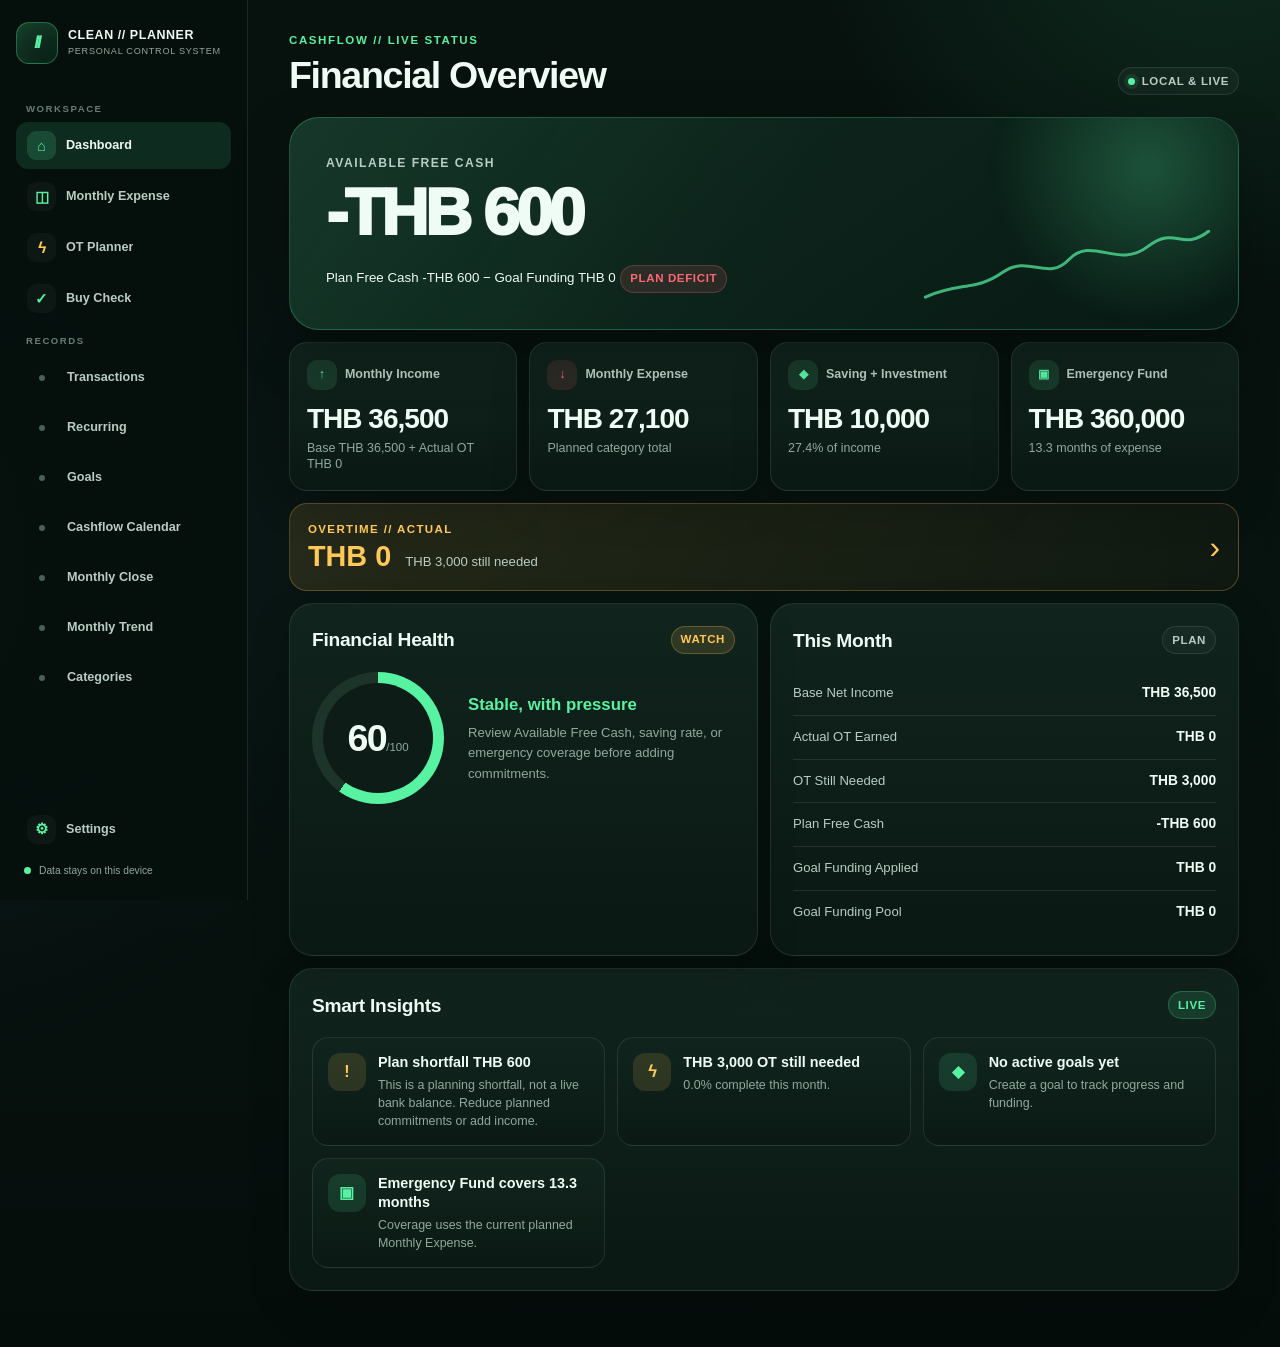
<file: index.html>
<!doctype html>
<html lang="en">
<head>
  <meta charset="utf-8">
  <meta name="viewport" content="width=device-width, initial-scale=1, viewport-fit=cover">
  <meta name="color-scheme" content="dark">
  <meta name="description" content="A private, local-first monthly cashflow planner.">
  <meta http-equiv="Content-Security-Policy" content="default-src 'self'; img-src 'self' data:; style-src 'self' 'unsafe-inline'; script-src 'self'; connect-src 'self'; worker-src 'self'; manifest-src 'self'; object-src 'none'; base-uri 'self'; form-action 'self'">
  <title>CLEAN // PLANNER V11.2.5</title>
  <link rel="stylesheet" href="./app.css">
  <script src="./app.js" defer></script>

  <!-- Canonical mobile/PWA metadata: V11.2.5 -->
  <meta name="theme-color" content="#07110f">
  <meta name="mobile-web-app-capable" content="yes">
  <meta name="apple-mobile-web-app-capable" content="yes">
  <meta name="apple-mobile-web-app-status-bar-style" content="black-translucent">
  <meta name="apple-mobile-web-app-title" content="CLEAN PLANNER">

  <link rel="manifest" href="./manifest.webmanifest">

  <!-- iPhone/iPad Home Screen -->
  <link rel="apple-touch-icon" href="./apple-touch-icon-v1125.png">
  <link rel="apple-touch-icon" sizes="180x180" href="./apple-touch-icon-180x180.png">
  <link rel="apple-touch-icon" sizes="167x167" href="./apple-touch-icon-167x167.png">
  <link rel="apple-touch-icon" sizes="152x152" href="./apple-touch-icon-152x152.png">
  <link rel="apple-touch-icon" sizes="120x120" href="./apple-touch-icon-120x120.png">

  <!-- Browser favicon -->
  <link rel="icon" href="./favicon.ico" sizes="any">
  <link rel="icon" type="image/png" sizes="32x32" href="./favicon-32-v1125.png">
  <link rel="icon" type="image/png" sizes="16x16" href="./favicon-16-v1125.png">

</head>
<body>
  <a class="skip-link" href="#mainContent">Skip to content</a>

  <div class="app-frame">
    <aside class="sidebar" aria-label="Primary navigation">
      <div class="brand">
        <span class="brand-mark" aria-hidden="true">//</span>
        <span class="brand-copy"><strong>CLEAN // PLANNER</strong><small>PERSONAL CONTROL SYSTEM</small></span>
      </div>

      <p class="nav-label">WORKSPACE</p>
      <nav class="nav-list">
        <button type="button" class="nav-item is-active" data-view="dashboard"><span class="nav-icon" aria-hidden="true">⌂</span><span>Dashboard</span></button>
        <button type="button" class="nav-item" data-view="monthly-expense"><span class="nav-icon" aria-hidden="true">◫</span><span>Monthly Expense</span></button>
        <button type="button" class="nav-item" data-view="ot"><span class="nav-icon nav-icon--amber" aria-hidden="true">ϟ</span><span>OT Planner</span></button>
        <button type="button" class="nav-item" data-view="buy-check"><span class="nav-icon" aria-hidden="true">✓</span><span>Buy Check</span></button>
      </nav>

      <p class="nav-label">RECORDS</p>
      <nav class="nav-list nav-list--compact">
        <button type="button" class="nav-item" data-view="transactions"><span class="nav-dot" aria-hidden="true"></span><span>Transactions</span></button>
        <button type="button" class="nav-item" data-view="recurring"><span class="nav-dot" aria-hidden="true"></span><span>Recurring</span></button>
        <button type="button" class="nav-item" data-view="goals"><span class="nav-dot" aria-hidden="true"></span><span>Goals</span></button>
        <button type="button" class="nav-item" data-view="calendar"><span class="nav-dot" aria-hidden="true"></span><span>Cashflow Calendar</span></button>
        <button type="button" class="nav-item" data-view="monthly-close"><span class="nav-dot" aria-hidden="true"></span><span>Monthly Close</span></button>
        <button type="button" class="nav-item" data-view="trend"><span class="nav-dot" aria-hidden="true"></span><span>Monthly Trend</span></button>
        <button type="button" class="nav-item" data-view="categories"><span class="nav-dot" aria-hidden="true"></span><span>Categories</span></button>
      </nav>

      <div class="sidebar-footer">
        <button type="button" class="nav-item" data-view="settings"><span class="nav-icon" aria-hidden="true">⚙</span><span>Settings</span></button>
        <p class="local-note"><span aria-hidden="true"></span>Data stays on this device</p>
      </div>
    </aside>

    <main class="main-shell" id="mainContent" tabindex="-1">
      <header class="mobile-header">
        <button type="button" class="mobile-brand" data-view="dashboard" aria-label="Go to Dashboard"><span class="brand-mark" aria-hidden="true">//</span><span>CLEAN // PLANNER</span></button>
        <span class="version-pill">V11.2.5</span>
      </header>

      <div id="errorBanner" class="error-banner" role="alert" hidden></div>
      <div id="storageWarning" class="warning-banner" role="alert" hidden><span><strong>Changes are not being saved permanently.</strong> Export a backup before closing this page.</span><button type="button" class="button button--secondary" data-action="export-json">Export Backup Now</button></div>
      <div id="updateBanner" class="update-banner" role="status" hidden><span><strong>New version available.</strong> Update when you are ready.</span><button type="button" class="button button--primary" data-action="update-app">Update Now</button></div>

      <section class="view is-active" id="dashboard" data-title="Dashboard" aria-labelledby="dashboardTitle">
        <header class="page-header page-header--dashboard">
          <div><p class="eyebrow">CASHFLOW // LIVE STATUS</p><h1 id="dashboardTitle">Financial Overview</h1></div>
          <span class="live-chip"><span aria-hidden="true"></span>LOCAL &amp; LIVE</span>
        </header>

        <article class="hero-card">
          <div class="hero-glow" aria-hidden="true"></div>
          <p>AVAILABLE FREE CASH</p>
          <strong id="dashboardFreeCash">THB 0</strong>
          <small id="dashboardFreeCashDetail">Plan Free Cash less applied Goal Funding</small>
          <span id="dashboardCashStatus" class="status-chip status-chip--good">ON TRACK</span>
          <svg class="hero-line" viewBox="0 0 260 74" aria-hidden="true" focusable="false">
            <path d="M3 64 C34 50 48 59 72 42 S112 51 132 30 S176 39 202 19 S232 24 257 5"></path>
          </svg>
        </article>

        <div class="metric-grid metric-grid--primary">
          <article class="metric-card"><span class="metric-kicker"><i class="metric-symbol" aria-hidden="true">↑</i>Monthly Income</span><strong id="dashboardIncome">THB 0</strong><small id="dashboardIncomeDetail">Base + Actual OT</small></article>
          <article class="metric-card"><span class="metric-kicker"><i class="metric-symbol metric-symbol--red" aria-hidden="true">↓</i>Monthly Expense</span><strong id="dashboardExpense">THB 0</strong><small>Planned category total</small></article>
          <article class="metric-card"><span class="metric-kicker"><i class="metric-symbol" aria-hidden="true">◆</i>Saving + Investment</span><strong id="dashboardGoalsPlan">THB 0</strong><small id="dashboardSavingRate">0% of income</small></article>
          <article class="metric-card"><span class="metric-kicker"><i class="metric-symbol" aria-hidden="true">▣</i>Emergency Fund</span><strong id="dashboardEmergency">THB 0</strong><small id="dashboardEmergencyMonths">0.0 months</small></article>
        </div>

        <button type="button" class="ot-strip" data-view="ot">
          <span><small>OVERTIME // ACTUAL</small><strong id="dashboardOtActual">THB 0</strong><em id="dashboardOtNeeded">Set an OT target</em></span>
          <span class="ot-strip-arrow" aria-hidden="true">›</span>
        </button>

        <div class="dashboard-grid">
          <article class="panel health-panel">
            <div class="panel-head"><h2>Financial Health</h2><span id="healthTag" class="status-chip">CALCULATING</span></div>
            <div class="health-layout">
              <div class="health-ring" id="healthRing" role="img" aria-label="Financial health score 0 out of 100"><span><strong id="healthScore">0</strong><small>/100</small></span></div>
              <div class="health-copy"><strong id="healthHeadline">—</strong><p id="healthDescription">Based on free cash, saving rate, planned costs, and emergency reserves.</p></div>
            </div>
          </article>

          <article class="panel snapshot-panel">
            <div class="panel-head"><h2>This Month</h2><span class="status-chip">PLAN</span></div>
            <dl class="detail-list">
              <div><dt>Base Net Income</dt><dd id="snapshotBase">THB 0</dd></div>
              <div><dt>Actual OT Earned</dt><dd id="snapshotOt">THB 0</dd></div>
              <div><dt>OT Still Needed</dt><dd id="snapshotOtNeeded">THB 0</dd></div>
              <div><dt>Plan Free Cash</dt><dd id="snapshotPlanFreeCash">THB 0</dd></div>
              <div><dt>Goal Funding Applied</dt><dd id="snapshotFundingApplied">THB 0</dd></div>
              <div><dt>Goal Funding Pool</dt><dd id="snapshotPool">THB 0</dd></div>
            </dl>
          </article>
        </div>

        <article class="panel insights-panel">
          <div class="panel-head"><h2>Smart Insights</h2><span class="status-chip status-chip--good">LIVE</span></div>
          <div class="insight-grid" id="smartInsights"></div>
        </article>
      </section>

      <section class="view" id="monthly-expense" data-title="Monthly Expense" aria-labelledby="expenseTitle">
        <header class="page-header"><div><p class="eyebrow">PLANNING // MONTHLY</p><h1 id="expenseTitle">Monthly Expense</h1><p>Set the amount you plan to spend in each category. Transactions remain separate history.</p></div><button type="button" class="button button--secondary" data-view="categories">Manage Categories</button></header>

        <article class="summary-card summary-card--expense"><span>PLANNED TOTAL</span><strong id="expenseTotal">THB 0</strong><small id="expenseCategoryCount">0 categories</small></article>
        <div class="category-plan-list" id="categoryPlanList"></div>
      </section>

      <section class="view" id="ot" data-title="OT Planner" aria-labelledby="otTitle">
        <header class="page-header"><div><p class="eyebrow eyebrow--amber">OVERTIME // SIMPLE PLAN</p><h1 id="otTitle">OT Planner</h1><p>How much more OT income do you still need this month?</p></div></header>

        <div class="ot-layout">
          <article class="panel ot-input-panel">
            <div class="panel-head"><h2>Monthly OT</h2><span id="otStatus" class="status-chip status-chip--amber">SET TARGET</span></div>
            <div class="form-grid">
              <label class="field"><span>Monthly OT Target</span><span class="money-input"><b>THB</b><input id="otTargetInput" type="number" min="0" step="100" inputmode="decimal" autocomplete="off"></span></label>
              <label class="field"><span>Actual OT Earned</span><span class="money-input"><b>THB</b><input id="otActualInput" type="number" min="0" step="100" inputmode="decimal" autocomplete="off"></span></label>
            </div>
            <button type="button" class="button button--amber button--wide" data-action="save-ot">Save OT</button>
            <p class="form-note">Actual OT Earned feeds Monthly Income, Plan Free Cash, Available Free Cash, Trend, Calendar, Goals, and Monthly Close.</p>
          </article>

          <article class="ot-result-card">
            <span>OT STILL NEEDED</span>
            <strong id="otStillNeeded">THB 0</strong>
            <div class="progress-track progress-track--amber"><i id="otProgressBar"></i></div>
            <p><b id="otProgressText">0%</b> of target earned</p>
          </article>
        </div>

        <div class="metric-grid metric-grid--three">
          <article class="metric-card"><span class="metric-kicker">Monthly Income</span><strong id="otMonthlyIncome">THB 0</strong><small>Base + Actual OT</small></article>
          <article class="metric-card"><span class="metric-kicker">Available Free Cash</span><strong id="otFreeCash">THB 0</strong><small id="otFreeCashDetail">Plan Free Cash less applied Goal Funding</small></article>
          <article class="metric-card"><span class="metric-kicker">Status</span><strong id="otStatusText">SET TARGET</strong><small id="otStatusDetail">Enter a target to begin</small></article>
        </div>
      </section>

      <section class="view" id="buy-check" data-title="Buy Check" aria-labelledby="buyTitle">
        <header class="page-header"><div><p class="eyebrow">DECISION // CHECK</p><h1 id="buyTitle">Can I Buy This?</h1><p>Measure a categorized purchase against Available Free Cash.</p></div></header>
        <div class="two-column-layout">
          <article class="panel">
            <div class="panel-head"><h2>Purchase</h2><span class="status-chip">INPUT</span></div>
            <div class="form-grid">
              <label class="field field--wide"><span>Price</span><span class="money-input"><b>THB</b><input id="buyPrice" type="number" min="0" step="100" inputmode="decimal" autocomplete="off" placeholder="0"></span></label>
              <label class="field"><span>Category</span><select id="buyCategory"><option>Essential / Work</option><option>Car / Repair</option><option>Tools / Gadget</option><option>Lifestyle</option><option>Travel / Experience</option><option>Other</option></select></label>
              <label class="field"><span>Priority</span><select id="buyPriority"><option value="need">Need now</option><option value="useful">Useful, can wait</option><option value="want">Want</option></select></label>
            </div>
            <button type="button" class="button button--primary button--wide" data-action="analyze-purchase">Analyze Purchase</button>
          </article>

          <article class="panel buy-result" id="buyResult" aria-live="polite">
            <div class="decision-mark" id="buyDecisionMark" aria-hidden="true">?</div>
            <span id="buyDecisionLabel">READY TO ANALYZE</span>
            <strong id="buyDecisionTitle">Enter a price</strong>
            <p id="buyDecisionCopy">The result will use Available Free Cash, priority, and category risk.</p>
            <dl class="detail-list">
              <div><dt>Plan Free Cash</dt><dd id="buyPlanFreeCash">THB 0</dd></div>
              <div><dt>Available Free Cash Before</dt><dd id="buyBefore">THB 0</dd></div>
              <div><dt>Available Free Cash After</dt><dd id="buyAfter">THB 0</dd></div>
              <div><dt>Share of Available Free Cash</dt><dd id="buyShare">0%</dd></div>
              <div><dt>Category Risk Rule</dt><dd id="buyCategoryRisk">Not analyzed</dd></div>
            </dl>
          </article>
        </div>
      </section>

      <section class="view" id="transactions" data-title="Transactions" aria-labelledby="transactionsTitle">
        <header class="page-header"><div><p class="eyebrow">HISTORY // REFERENCE</p><h1 id="transactionsTitle">Transactions</h1><p>Search and maintain history without changing your Monthly Expense plan.</p></div><button type="button" class="button button--primary" data-action="open-transaction">Add Transaction</button></header>

        <article class="panel filters-panel" aria-label="Transaction filters">
          <div class="filter-grid">
            <label class="field"><span>Search</span><input id="transactionSearch" type="search" placeholder="Description or category" autocomplete="off"></label>
            <label class="field"><span>Month</span><input id="transactionMonth" type="month"></label>
            <label class="field"><span>Category</span><select id="transactionCategoryFilter"><option value="">All categories</option></select></label>
            <label class="field"><span>Type</span><select id="transactionTypeFilter"><option value="">All transactions</option><option value="recurring">Recurring</option><option value="normal">Normal</option></select></label>
          </div>
        </article>

        <div class="list-summary"><strong id="transactionSummary">0 transactions</strong><span>Reference data only</span></div>
        <div class="record-list" id="transactionList"></div>
      </section>

      <section class="view" id="recurring" data-title="Recurring" aria-labelledby="recurringTitle">
        <header class="page-header"><div><p class="eyebrow">SCHEDULE // RECURRING</p><h1 id="recurringTitle">Recurring</h1><p>Track upcoming, due, and paid bills without changing category plans.</p></div><button type="button" class="button button--primary" data-action="open-recurring">Add Recurring</button></header>
        <div class="metric-grid metric-grid--three">
          <article class="metric-card"><span class="metric-kicker">Upcoming</span><strong id="recurringUpcomingCount">0</strong><small>Not due yet</small></article>
          <article class="metric-card"><span class="metric-kicker">Due</span><strong id="recurringDueCount">0</strong><small>Ready to mark paid</small></article>
          <article class="metric-card"><span class="metric-kicker">Paid</span><strong id="recurringPaidCount">0</strong><small>This month</small></article>
        </div>
        <div class="record-list" id="recurringList"></div>
      </section>

      <section class="view" id="goals" data-title="Goals" aria-labelledby="goalsTitle">
        <header class="page-header"><div><p class="eyebrow">GOALS // FUNDING</p><h1 id="goalsTitle">Goals</h1><p>Allocate only from the funding pool available this month.</p></div><button type="button" class="button button--primary" data-action="open-goal">Add Goal</button></header>

        <div class="goals-toolbar">
          <article class="summary-card"><span>AVAILABLE FUNDING POOL</span><strong id="goalFundingPool">THB 0</strong><small id="goalFundingSource">Actual OT and free-cash rules</small></article>
          <article class="summary-card"><span>AVAILABLE FREE CASH</span><strong id="goalAvailableFreeCash">THB 0</strong><small id="goalFundingApplied">THB 0 applied this month</small></article>
          <article class="panel allocation-panel">
            <div class="panel-head"><h2>Allocation</h2><span id="allocationStatus" class="status-chip">0%</span></div>
            <div class="inline-actions"><button type="button" class="button button--secondary" data-action="balance-goals">Balance to 100%</button><button type="button" class="button button--primary" id="applyGoalFundingButton" data-action="apply-goal-funding">Apply Funding</button><button type="button" class="button button--danger" id="undoGoalFundingButton" data-action="undo-goal-funding">Undo Funding</button></div>
          </article>
        </div>
        <article class="warning-banner funding-change-warning" id="goalFundingWarning" role="status" hidden><span><strong>PLAN CHANGED</strong> The active funding cycle was calculated from older income, expense, planning, or funding-rule values. Balances were not changed automatically.</span><button type="button" class="button button--secondary" data-action="recalculate-goal-funding">Undo &amp; Recalculate</button></article>
        <div class="record-list goals-list" id="goalList"></div>
        <article class="panel funding-history-panel"><div class="panel-head"><h2>Funding Audit</h2><span class="status-chip">CURRENT MONTH</span></div><div class="record-list" id="goalFundingHistory"></div></article>
      </section>

      <section class="view" id="calendar" data-title="Cashflow Calendar" aria-labelledby="calendarTitle">
        <header class="page-header"><div><p class="eyebrow">CASHFLOW // CALENDAR</p><h1 id="calendarTitle">Cashflow Calendar</h1><p>Projected Cash Balance is a dated forecast; it is not Plan Free Cash.</p></div></header>
        <div class="month-toolbar"><button type="button" class="icon-button" data-action="calendar-prev" aria-label="Previous month">‹</button><strong id="calendarMonthLabel">Month</strong><button type="button" class="icon-button" data-action="calendar-next" aria-label="Next month">›</button></div>
        <article class="panel calendar-balance-panel">
          <div class="calendar-opening-control"><label class="field"><span>Opening Balance</span><span class="money-input"><b>THB</b><input id="calendarOpeningBalance" type="number" step="100" inputmode="decimal"></span></label><button type="button" class="button button--secondary" data-action="save-opening-balance">Save</button></div>
          <div><span>Projected Closing Cash Balance</span><strong id="calendarClosingBalance">THB 0</strong></div>
          <span id="calendarNet" class="status-chip">NET THB 0</span>
        </article>
        <div class="calendar-weekdays" aria-hidden="true"><span>Mon</span><span>Tue</span><span>Wed</span><span>Thu</span><span>Fri</span><span>Sat</span><span>Sun</span></div>
        <div class="calendar-grid" id="calendarGrid" role="grid" aria-label="Monthly cashflow calendar"></div>
        <p class="calendar-note" id="calendarCompleteness">This calendar includes dated transactions, income, Goal Funding transfers, and unpaid recurring schedules. Monthly category plans are excluded.</p>
        <p class="calendar-note" id="calendarNote"></p>
      </section>

      <section class="view" id="monthly-close" data-title="Monthly Close" aria-labelledby="closeTitle">
        <header class="page-header"><div><p class="eyebrow">HISTORY // SNAPSHOT</p><h1 id="closeTitle">Monthly Close</h1><p>Freeze a month so later planning changes cannot rewrite history.</p></div></header>
        <div class="month-toolbar"><button type="button" class="icon-button" data-action="close-prev" aria-label="Previous month">‹</button><strong id="closeMonthLabel">Month</strong><button type="button" class="icon-button" data-action="close-next" aria-label="Next month">›</button></div>

        <article class="panel close-panel">
          <div class="panel-head"><h2>Snapshot</h2><span id="closeStatus" class="status-chip">OPEN</span></div>
          <dl class="close-grid">
            <div><dt>Monthly Expense</dt><dd id="closeExpense">THB 0</dd></div>
            <div><dt>Plan Free Cash</dt><dd id="closePlanFreeCash">THB 0</dd></div>
            <div><dt>Goal Funding Applied</dt><dd id="closeGoalFundingApplied">THB 0</dd></div>
            <div><dt>Available Free Cash</dt><dd id="closeAvailableFreeCash">THB 0</dd></div>
            <div><dt>Calendar Projected Cash Balance</dt><dd id="closeCalendarProjected">THB 0</dd></div>
          </dl>
          <div class="form-grid close-input-grid">
            <label class="field"><span>Actual Base Net Income</span><span class="money-input"><b>THB</b><input id="closeBaseIncomeInput" type="number" min="0" step="100" inputmode="decimal"></span></label>
            <label class="field"><span>Actual OT Income</span><span class="money-input"><b>THB</b><input id="closeOtIncomeInput" type="number" min="0" step="100" inputmode="decimal"></span></label>
            <label class="field historical-only" id="closeExpenseField" hidden><span>Monthly Expense</span><span class="money-input"><b>THB</b><input id="closeExpenseInput" type="number" min="0" step="100" inputmode="decimal"></span></label>
            <label class="field historical-only" id="closeGoalFundingField" hidden><span>Goal Funding Applied</span><span class="money-input"><b>THB</b><input id="closeGoalFundingInput" type="number" min="0" step="100" inputmode="decimal"></span></label>
            <label class="field"><span>Actual Saving</span><span class="money-input"><b>THB</b><input id="closeActualSaving" type="number" min="0" step="100" inputmode="decimal"></span></label>
            <label class="field"><span>Actual Investment</span><span class="money-input"><b>THB</b><input id="closeActualInvestment" type="number" min="0" step="100" inputmode="decimal"></span></label>
            <label class="field"><span>Actual Salary Day</span><input id="closeSalaryDayInput" type="number" min="1" max="28" step="1" inputmode="numeric"></label>
            <label class="field"><span>Actual Closing Cash Balance <small>(optional)</small></span><span class="money-input"><b>THB</b><input id="closeBalanceInput" type="number" step="100" inputmode="decimal"></span></label>
          </div>
          <div class="inline-actions close-actions"><button type="button" class="button button--secondary" id="historicalBackfillButton" data-action="start-historical-backfill" hidden>Create Historical Snapshot</button><button type="button" class="button button--secondary" id="copyCurrentPlanButton" data-action="copy-current-plan" hidden>Copy Current Plan</button><button type="button" class="button button--primary" id="closeMonthButton" data-action="review-close-month">Review &amp; Close Month</button><button type="button" class="button button--danger" id="reopenMonthButton" data-action="open-reopen-review" hidden>Reopen for Correction</button></div>
          <p class="form-note" id="closeNote">Review is required before freezing. Corrections create an auditable new revision.</p>
        </article>
        <article class="panel close-audit-panel"><div class="panel-head"><h2>Snapshot Audit</h2><span id="closeRevision" class="status-chip">NO REVISION</span></div><div class="record-list" id="closeAuditList"></div></article>
        <div class="record-list" id="closedMonthList"></div>
      </section>

      <section class="view" id="trend" data-title="Monthly Trend" aria-labelledby="trendTitle">
        <header class="page-header"><div><p class="eyebrow">ANALYTICS // VERIFIED</p><h1 id="trendTitle">Monthly Trend</h1><p>Closed snapshots are historical truth; only the active month uses live state.</p></div></header>
        <article class="panel trend-panel">
          <div class="panel-head"><h2>Income vs Expense</h2><span class="status-chip">6 MONTHS</span></div>
          <div class="trend-chart" id="trendChart" role="img" aria-label="Income and expense chart"></div>
        </article>
        <div class="trend-table-wrap">
          <table class="trend-table">
            <thead><tr><th>Month</th><th>Income</th><th>Expense</th><th>OT</th><th>Plan Free Cash</th><th>Goal Funding</th><th>Available Free Cash</th><th>Saving Rate</th><th>Source</th></tr></thead>
            <tbody id="trendTableBody"></tbody>
          </table>
        </div>
      </section>

      <section class="view" id="categories" data-title="Categories" aria-labelledby="categoriesTitle">
        <header class="page-header"><div><p class="eyebrow">PLANNING // CATEGORIES</p><h1 id="categoriesTitle">Category Manager</h1><p>Deleting a category preserves transaction history under Other.</p></div><button type="button" class="button button--primary" data-action="open-category">Add Category</button></header>
        <div class="record-list" id="categoryManagerList"></div>
      </section>

      <section class="view" id="settings" data-title="Settings" aria-labelledby="settingsTitle">
        <header class="page-header"><div><p class="eyebrow">SYSTEM // SETTINGS</p><h1 id="settingsTitle">Settings</h1><p>One control for each financial input, with local-first backup tools.</p></div></header>
        <div class="settings-grid">
          <article class="panel settings-card">
            <div class="panel-head"><h2>Income</h2><span class="status-chip">MONTHLY</span></div>
            <label class="field"><span>Base Net Income</span><span class="money-input"><b>THB</b><input id="settingBaseIncome" type="number" min="0" step="100" inputmode="decimal"></span></label>
            <label class="field"><span>Emergency Fund</span><span class="money-input"><b>THB</b><input id="settingEmergencyFund" type="number" min="0" step="100" inputmode="decimal"></span></label>
          </article>
          <article class="panel settings-card">
            <div class="panel-head"><h2>Planning</h2><span class="status-chip">GOALS</span></div>
            <label class="field"><span>Saving Goal</span><span class="money-input"><b>THB</b><input id="settingSavingGoal" type="number" min="0" step="100" inputmode="decimal"></span></label>
            <label class="field"><span>Investment Goal</span><span class="money-input"><b>THB</b><input id="settingInvestmentGoal" type="number" min="0" step="100" inputmode="decimal"></span></label>
          </article>
          <article class="panel settings-card">
            <div class="panel-head"><h2>Payday</h2><span class="status-chip">CALENDAR</span></div>
            <label class="field"><span>Salary Day</span><input id="settingSalaryDay" type="number" min="1" max="28" step="1" inputmode="numeric"></label>
            <p class="form-note">Limited to day 1–28 so it exists in every month.</p>
          </article>
          <article class="panel settings-card">
            <div class="panel-head"><h2>Goal Funding</h2><span class="status-chip">RULES</span></div>
            <label class="check-field"><input id="settingOtFundingEnabled" type="checkbox"><span>Use Actual OT Earned</span></label>
            <label class="field"><span>OT Allocation</span><span class="percent-input"><input id="settingOtPercent" type="number" min="0" max="100" step="1" inputmode="decimal"><b>%</b></span></label>
            <label class="field"><span>Available Free Cash Surplus Allocation</span><span class="percent-input"><input id="settingSurplusPercent" type="number" min="0" max="100" step="1" inputmode="decimal"><b>%</b></span></label>
            <label class="field"><span>Keep as Cash Buffer</span><span class="money-input"><b>THB</b><input id="settingFundingThreshold" type="number" min="0" step="100" inputmode="decimal"></span></label>
          </article>
          <article class="panel settings-card settings-card--wide">
            <div class="panel-head"><h2>Data</h2><span class="status-chip">LOCAL</span></div>
            <div class="button-grid"><button type="button" class="button button--secondary" data-action="export-json">Export JSON</button><button type="button" class="button button--secondary" data-action="import-json">Import JSON</button><button type="button" class="button button--secondary" data-action="export-csv">Export CSV</button><button type="button" class="button button--secondary" data-action="import-csv">Import CSV</button></div>
            <input id="jsonFileInput" class="visually-hidden" type="file" accept="application/json,.json">
            <input id="csvFileInput" class="visually-hidden" type="file" accept="text/csv,.csv">
            <p class="form-note">Last full backup: <strong id="lastFullBackup">Never</strong></p>
          </article>
          <article class="panel settings-card settings-card--wide">
            <div class="panel-head"><h2>App</h2><span class="status-chip status-chip--good">V11.2</span></div>
            <dl class="detail-list">
              <div><dt>Version</dt><dd>CLEAN // PLANNER V11.2</dd></div>
              <div><dt>Schema</dt><dd>12</dd></div>
              <div><dt>Local Data</dt><dd id="localDataStatus">Checking…</dd></div>
              <div><dt>Connection</dt><dd id="connectionStatus">Checking…</dd></div>
            </dl>
            <div class="inline-actions"><button type="button" class="button button--primary" id="installAppButton" data-action="install-app">Install PWA</button><button type="button" class="button button--secondary" data-action="save-settings">Save Settings</button></div>
          </article>
        </div>
      </section>

      <section class="view" id="more" data-title="More" aria-labelledby="moreTitle">
        <header class="page-header"><div><p class="eyebrow">TOOLS // NAVIGATION</p><h1 id="moreTitle">More</h1><p>Open planning, records, and system tools.</p></div></header>
        <div class="more-grid">
          <button type="button" class="more-card" data-view="buy-check"><span aria-hidden="true">✓</span><strong>Buy Check</strong><small>Test a purchase</small></button>
          <button type="button" class="more-card" data-view="recurring"><span aria-hidden="true">↻</span><strong>Recurring</strong><small>Track monthly bills</small></button>
          <button type="button" class="more-card" data-view="goals"><span aria-hidden="true">◆</span><strong>Goals</strong><small>Fund progress</small></button>
          <button type="button" class="more-card" data-view="calendar"><span aria-hidden="true">▦</span><strong>Calendar</strong><small>See running balance</small></button>
          <button type="button" class="more-card" data-view="monthly-close"><span aria-hidden="true">□</span><strong>Monthly Close</strong><small>Freeze history</small></button>
          <button type="button" class="more-card" data-view="trend"><span aria-hidden="true">⌁</span><strong>Monthly Trend</strong><small>Compare snapshots</small></button>
          <button type="button" class="more-card" data-view="categories"><span aria-hidden="true">◫</span><strong>Categories</strong><small>Manage the plan</small></button>
          <button type="button" class="more-card" data-view="settings"><span aria-hidden="true">⚙</span><strong>Settings</strong><small>Income, data, app</small></button>
        </div>
      </section>
    </main>
  </div>

  <nav class="bottom-nav" aria-label="Mobile navigation">
    <button type="button" class="bottom-nav-item is-active" data-view="dashboard"><span aria-hidden="true">⌂</span><small>Home</small></button>
    <button type="button" class="bottom-nav-item" data-view="monthly-expense"><span aria-hidden="true">◫</span><small>Expense</small></button>
    <button type="button" class="bottom-nav-item bottom-nav-item--ot" data-view="ot"><span aria-hidden="true">ϟ</span><small>OT</small></button>
    <button type="button" class="bottom-nav-item" data-view="transactions"><span aria-hidden="true">≡</span><small>History</small></button>
    <button type="button" class="bottom-nav-item" data-view="more"><span aria-hidden="true">•••</span><small>More</small></button>
  </nav>

  <dialog class="modal" id="transactionDialog" aria-labelledby="transactionDialogTitle">
    <form id="transactionForm" novalidate>
      <header class="modal-head"><div><p class="eyebrow">HISTORY</p><h2 id="transactionDialogTitle">Add Transaction</h2></div><button type="button" class="icon-button" data-action="close-dialog" aria-label="Close transaction dialog">×</button></header>
      <input id="transactionId" type="hidden">
      <div class="form-grid">
        <label class="field field--wide"><span>Description</span><input id="transactionName" maxlength="80" required autocomplete="off"></label>
        <label class="field"><span>Amount</span><span class="money-input"><b>THB</b><input id="transactionAmount" type="number" min="0.01" step="0.01" inputmode="decimal" required></span></label>
        <label class="field"><span>Date</span><input id="transactionDate" type="date" required></label>
        <label class="field field--wide"><span>Category</span><select id="transactionCategory" required></select></label>
        <label class="check-field field--wide"><input id="transactionRecurringTag" type="checkbox"><span>Recurring tag</span></label>
      </div>
      <div class="modal-actions"><button type="button" class="button button--secondary" data-action="close-dialog">Cancel</button><button type="submit" class="button button--primary">Save Transaction</button></div>
    </form>
  </dialog>

  <dialog class="modal" id="recurringDialog" aria-labelledby="recurringDialogTitle">
    <form id="recurringForm" novalidate>
      <header class="modal-head"><div><p class="eyebrow">SCHEDULE</p><h2 id="recurringDialogTitle">Add Recurring</h2></div><button type="button" class="icon-button" data-action="close-dialog" aria-label="Close recurring dialog">×</button></header>
      <input id="recurringId" type="hidden">
      <div class="form-grid">
        <label class="field field--wide"><span>Name</span><input id="recurringName" maxlength="80" required autocomplete="off"></label>
        <label class="field"><span>Amount</span><span class="money-input"><b>THB</b><input id="recurringAmount" type="number" min="0.01" step="0.01" inputmode="decimal" required></span></label>
        <label class="field"><span>Due Day</span><input id="recurringDay" type="number" min="1" max="28" step="1" inputmode="numeric" required></label>
        <label class="field field--wide"><span>Category</span><select id="recurringCategory" required></select></label>
        <label class="check-field field--wide"><input id="recurringActive" type="checkbox" checked><span>Active</span></label>
      </div>
      <div class="modal-actions"><button type="button" class="button button--secondary" data-action="close-dialog">Cancel</button><button type="submit" class="button button--primary">Save Recurring</button></div>
    </form>
  </dialog>

  <dialog class="modal" id="goalDialog" aria-labelledby="goalDialogTitle">
    <form id="goalForm" novalidate>
      <header class="modal-head"><div><p class="eyebrow">FUNDING</p><h2 id="goalDialogTitle">Add Goal</h2></div><button type="button" class="icon-button" data-action="close-dialog" aria-label="Close goal dialog">×</button></header>
      <input id="goalId" type="hidden">
      <div class="form-grid">
        <label class="field field--wide"><span>Name</span><input id="goalName" maxlength="80" required autocomplete="off"></label>
        <label class="field"><span>Current Amount</span><span class="money-input"><b>THB</b><input id="goalCurrent" type="number" min="0" step="100" inputmode="decimal" required></span></label>
        <label class="field"><span>Target</span><span class="money-input"><b>THB</b><input id="goalTarget" type="number" min="0.01" step="100" inputmode="decimal" required></span></label>
        <label class="field"><span>Funding Allocation</span><span class="percent-input"><input id="goalAllocation" type="number" min="0" max="100" step="1" inputmode="decimal"><b>%</b></span></label>
      </div>
      <div class="modal-actions"><button type="button" class="button button--secondary" data-action="close-dialog">Cancel</button><button type="submit" class="button button--primary">Save Goal</button></div>
    </form>
  </dialog>

  <dialog class="modal" id="categoryDialog" aria-labelledby="categoryDialogTitle">
    <form id="categoryForm" novalidate>
      <header class="modal-head"><div><p class="eyebrow">PLANNING</p><h2 id="categoryDialogTitle">Add Category</h2></div><button type="button" class="icon-button" data-action="close-dialog" aria-label="Close category dialog">×</button></header>
      <input id="categoryId" type="hidden">
      <div class="form-grid">
        <label class="field field--wide"><span>Name</span><input id="categoryName" maxlength="50" required autocomplete="off"></label>
        <label class="field"><span>Icon</span><input id="categoryIcon" maxlength="4" autocomplete="off" placeholder="•"></label>
        <label class="field"><span>Monthly Expense</span><span class="money-input"><b>THB</b><input id="categoryAmount" type="number" min="0" step="100" inputmode="decimal" required></span></label>
      </div>
      <div class="modal-actions"><button type="button" class="button button--secondary" data-action="close-dialog">Cancel</button><button type="submit" class="button button--primary">Save Category</button></div>
    </form>
  </dialog>

  <dialog class="modal" id="closeReviewDialog" aria-labelledby="closeReviewDialogTitle">
    <form id="closeReviewForm" novalidate>
      <header class="modal-head"><div><p class="eyebrow">FINAL REVIEW</p><h2 id="closeReviewDialogTitle">Review Monthly Close</h2></div><button type="button" class="icon-button" data-action="close-dialog" aria-label="Close monthly review dialog">×</button></header>
      <p class="modal-copy">Confirm the corrected income, plan values, funding, and cash-balance forecast before this revision is frozen.</p>
      <dl class="detail-list review-list" id="closeReviewSummary"></dl>
      <label class="check-field"><input id="closeReviewConfirmed" type="checkbox"><span>I reviewed these values and want to freeze this snapshot.</span></label>
      <div class="modal-actions"><button type="button" class="button button--secondary" data-action="close-dialog">Cancel</button><button type="submit" class="button button--primary">Confirm &amp; Freeze Month</button></div>
    </form>
  </dialog>

  <dialog class="modal" id="reopenDialog" aria-labelledby="reopenDialogTitle">
    <form id="reopenForm" novalidate>
      <header class="modal-head"><div><p class="eyebrow eyebrow--amber">AUDIT-SAFE CORRECTION</p><h2 id="reopenDialogTitle">Reopen Monthly Snapshot</h2></div><button type="button" class="icon-button" data-action="close-dialog" aria-label="Close reopen dialog">×</button></header>
      <p class="modal-copy">The frozen revision will remain in the audit trail. Reclosing creates a new revision.</p>
      <label class="field"><span>Reason for correction</span><input id="reopenReason" maxlength="180" required autocomplete="off" placeholder="What needs to be corrected?"></label>
      <div class="modal-actions"><button type="button" class="button button--secondary" data-action="close-dialog">Cancel</button><button type="submit" class="button button--danger">Reopen Snapshot</button></div>
    </form>
  </dialog>

  <dialog class="modal" id="confirmationDialog" aria-labelledby="confirmationDialogTitle" aria-describedby="confirmationDialogCopy">
    <form id="confirmationForm" novalidate>
      <header class="modal-head"><div><p class="eyebrow eyebrow--amber">CONFIRM ACTION</p><h2 id="confirmationDialogTitle">Confirm action</h2></div><button type="button" class="icon-button" data-action="close-dialog" aria-label="Close confirmation dialog">×</button></header>
      <p class="modal-copy" id="confirmationDialogCopy"></p>
      <div class="modal-actions"><button type="button" class="button button--secondary" data-action="close-dialog">Cancel</button><button type="submit" class="button button--danger" id="confirmationSubmit">Confirm</button></div>
    </form>
  </dialog>

  <dialog class="modal" id="importReviewDialog" aria-labelledby="importReviewTitle" aria-describedby="importReviewCopy">
    <form id="importReviewForm" novalidate>
      <header class="modal-head"><div><p class="eyebrow">SAFE IMPORT</p><h2 id="importReviewTitle">Review Import</h2></div><button type="button" class="icon-button" data-action="close-dialog" aria-label="Close import review dialog">×</button></header>
      <p class="modal-copy" id="importReviewCopy"></p>
      <dl class="detail-list review-list" id="importReviewSummary"></dl>
      <label class="check-field"><input id="importReviewConfirmed" type="checkbox"><span id="importReviewConfirmLabel">I reviewed this import and want to continue.</span></label>
      <div class="modal-actions"><button type="button" class="button button--secondary" data-action="close-dialog">Cancel</button><button type="submit" class="button button--primary" id="importReviewSubmit">Apply Import</button></div>
    </form>
  </dialog>

  <div class="toast" id="toast" role="status" aria-live="polite" aria-atomic="true" hidden></div>
  <noscript><p class="noscript">CLEAN // PLANNER requires JavaScript. Your local data has not been changed.</p></noscript>
</body>
</html>
</file>
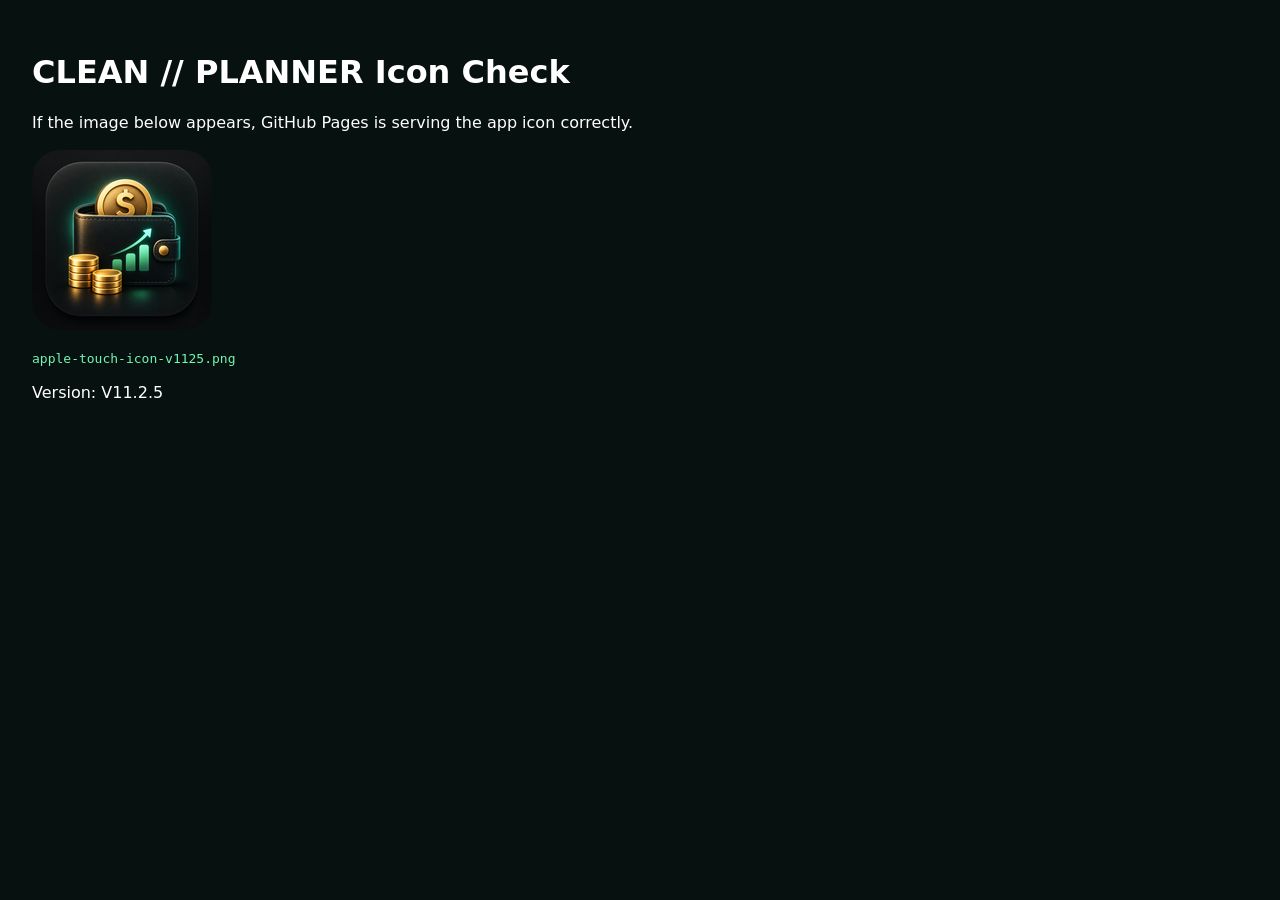
<file: icon-check.html>
<!doctype html>
<html><head><meta name="viewport" content="width=device-width,initial-scale=1">
<title>Icon Check</title>
<style>body{font-family:system-ui;background:#07110f;color:white;padding:24px}img{width:180px;border-radius:28px;display:block;margin:18px 0}code{color:#72f5b4}</style>
</head><body>
<h1>CLEAN // PLANNER Icon Check</h1>
<p>If the image below appears, GitHub Pages is serving the app icon correctly.</p>
<img src="./apple-touch-icon-v1125.png" alt="Money app icon">
<p><code>apple-touch-icon-v1125.png</code></p>
<p>Version: V11.2.5</p>
</body></html>
</file>
<file: app.css>
:root {
  --bg: #06100d;
  --bg-raised: #091713;
  --panel: #0d1c17;
  --panel-2: #11251e;
  --panel-3: #142d24;
  --line: rgba(220, 255, 238, 0.1);
  --line-strong: rgba(220, 255, 238, 0.18);
  --text: #effbf5;
  --muted: #91a99d;
  --muted-strong: #b8cdc3;
  --mint: #57f2a2;
  --mint-strong: #2bdc87;
  --mint-soft: rgba(87, 242, 162, 0.12);
  --amber: #ffc857;
  --amber-soft: rgba(255, 200, 87, 0.13);
  --red: #ff6774;
  --red-soft: rgba(255, 103, 116, 0.12);
  --blue: #6aa8ff;
  --shadow: 0 22px 55px rgba(0, 0, 0, 0.28);
  --radius-lg: 24px;
  --radius-md: 18px;
  --radius-sm: 12px;
  --sidebar-width: 248px;
  --content-max: 1260px;
}

* {
  box-sizing: border-box;
}

[hidden] {
  display: none !important;
}

html {
  min-width: 0;
  background: var(--bg);
  color-scheme: dark;
  scroll-behavior: smooth;
}

body {
  min-width: 0;
  min-height: 100vh;
  margin: 0;
  overflow-x: clip;
  background:
    radial-gradient(circle at 95% -10%, rgba(66, 241, 153, 0.13), transparent 27rem),
    radial-gradient(circle at -8% 42%, rgba(74, 132, 255, 0.07), transparent 32rem),
    linear-gradient(180deg, #07110e 0%, #07130f 48%, #050d0b 100%);
  color: var(--text);
  font: 400 1rem/1.5 Inter, ui-sans-serif, -apple-system, BlinkMacSystemFont, "Segoe UI", sans-serif;
}

body::before {
  position: fixed;
  inset: 0;
  z-index: -1;
  pointer-events: none;
  background-image:
    linear-gradient(rgba(255, 255, 255, 0.012) 1px, transparent 1px),
    linear-gradient(90deg, rgba(255, 255, 255, 0.012) 1px, transparent 1px);
  background-size: 42px 42px;
  content: "";
  mask-image: linear-gradient(to bottom, black, transparent 88%);
}

button,
input,
select {
  max-width: 100%;
  font: inherit;
}

button,
select,
input[type="checkbox"] {
  cursor: pointer;
}

button {
  color: inherit;
}

button:disabled,
input:disabled,
select:disabled {
  cursor: not-allowed;
  opacity: 0.58;
}

button,
input,
select,
dialog {
  border: 0;
}

button:focus-visible,
input:focus-visible,
select:focus-visible,
dialog:focus-visible,
a:focus-visible {
  outline: 3px solid rgba(87, 242, 162, 0.72);
  outline-offset: 3px;
}

h1,
h2,
h3,
p {
  overflow-wrap: anywhere;
}

h1,
h2,
h3,
p,
dl,
dd {
  margin-top: 0;
}

h1 {
  margin-bottom: 0;
  font-size: clamp(1.65rem, 3vw, 2.35rem);
  line-height: 1.08;
  letter-spacing: -0.035em;
}

h2 {
  margin-bottom: 0;
  font-size: clamp(1rem, 2vw, 1.2rem);
  line-height: 1.2;
  letter-spacing: -0.015em;
}

small {
  line-height: 1.35;
}

.skip-link {
  position: fixed;
  top: 10px;
  left: 10px;
  z-index: 100;
  padding: 10px 14px;
  border-radius: 10px;
  background: var(--mint);
  color: #03110a;
  font-weight: 800;
  transform: translateY(-150%);
}

.skip-link:focus {
  transform: translateY(0);
}

.app-frame {
  min-width: 0;
  min-height: 100vh;
}

.sidebar {
  display: none;
}

.main-shell {
  min-width: 0;
  width: 100%;
  max-width: var(--content-max);
  margin: 0 auto;
  padding: max(16px, env(safe-area-inset-top)) clamp(12px, 3.6vw, 28px) calc(98px + env(safe-area-inset-bottom));
}

.mobile-header {
  display: flex;
  align-items: center;
  justify-content: space-between;
  min-width: 0;
  margin-bottom: 24px;
  padding-bottom: 14px;
  border-bottom: 1px solid var(--line);
}

.mobile-brand {
  display: flex;
  min-width: 0;
  min-height: 44px;
  align-items: center;
  gap: 10px;
  padding: 0;
  background: transparent;
  font-size: 0.82rem;
  font-weight: 900;
  letter-spacing: 0.08em;
  text-align: left;
  white-space: nowrap;
}

.mobile-brand > span:last-child {
  min-width: 0;
  overflow: hidden;
  text-overflow: ellipsis;
}

.brand-mark {
  display: grid;
  flex: 0 0 auto;
  width: 42px;
  height: 42px;
  place-items: center;
  border: 1px solid rgba(87, 242, 162, 0.34);
  border-radius: 13px;
  background: linear-gradient(145deg, rgba(87, 242, 162, 0.2), rgba(87, 242, 162, 0.05));
  color: var(--mint);
  box-shadow: inset 0 0 18px rgba(87, 242, 162, 0.05);
  font-weight: 950;
  letter-spacing: -0.12em;
}

.version-pill,
.live-chip,
.status-chip {
  display: inline-flex;
  max-width: 100%;
  min-height: 28px;
  align-items: center;
  justify-content: center;
  gap: 7px;
  padding: 5px 9px;
  border: 1px solid var(--line);
  border-radius: 999px;
  background: rgba(255, 255, 255, 0.035);
  color: var(--muted-strong);
  font-size: 0.72rem;
  font-style: normal;
  font-weight: 800;
  letter-spacing: 0.055em;
  line-height: 1.15;
  text-align: center;
  overflow-wrap: anywhere;
}

.live-chip span {
  width: 7px;
  height: 7px;
  border-radius: 50%;
  background: var(--mint);
  box-shadow: 0 0 0 4px rgba(87, 242, 162, 0.1);
}

.status-chip--good {
  border-color: rgba(87, 242, 162, 0.24);
  background: var(--mint-soft);
  color: var(--mint);
}

.status-chip--amber {
  border-color: rgba(255, 200, 87, 0.25);
  background: var(--amber-soft);
  color: var(--amber);
}

.status-chip--danger {
  border-color: rgba(255, 103, 116, 0.25);
  background: var(--red-soft);
  color: var(--red);
}

.view {
  display: none;
  min-width: 0;
  animation: view-in 180ms ease-out;
}

.view.is-active {
  display: block;
}

@keyframes view-in {
  from { opacity: 0.5; transform: translateY(5px); }
  to { opacity: 1; transform: none; }
}

@media (prefers-reduced-motion: reduce) {
  *,
  *::before,
  *::after {
    scroll-behavior: auto !important;
    animation-duration: 0.01ms !important;
    animation-iteration-count: 1 !important;
    transition-duration: 0.01ms !important;
  }
}

.page-header {
  display: flex;
  min-width: 0;
  align-items: flex-end;
  justify-content: space-between;
  gap: 16px;
  margin-bottom: 22px;
}

.page-header > div {
  min-width: 0;
}

.page-header p:not(.eyebrow) {
  max-width: 720px;
  margin: 8px 0 0;
  color: var(--muted);
  font-size: 0.9rem;
  line-height: 1.5;
}

.eyebrow {
  margin: 0 0 7px;
  color: var(--mint);
  font-size: 0.72rem;
  font-weight: 850;
  letter-spacing: 0.14em;
  line-height: 1.2;
  text-transform: uppercase;
}

.eyebrow--amber {
  color: var(--amber);
}

.hero-card {
  position: relative;
  min-width: 0;
  min-height: 196px;
  overflow: hidden;
  padding: clamp(22px, 5vw, 36px);
  border: 1px solid rgba(87, 242, 162, 0.25);
  border-radius: clamp(22px, 4vw, 30px);
  background:
    linear-gradient(120deg, rgba(87, 242, 162, 0.08), transparent 54%),
    linear-gradient(145deg, #10281f, #0b2119 58%, #081a14);
  box-shadow: var(--shadow);
}

.hero-card > *:not(.hero-glow, .hero-line) {
  position: relative;
  z-index: 2;
}

.hero-card p {
  margin: 0 0 6px;
  color: var(--muted-strong);
  font-size: 0.76rem;
  font-weight: 800;
  letter-spacing: 0.12em;
}

.hero-card > strong {
  display: block;
  max-width: min(72%, 780px);
  margin-bottom: 18px;
  font-size: clamp(2rem, 7vw, 4.1rem);
  font-variant-numeric: tabular-nums;
  font-weight: 950;
  letter-spacing: -0.055em;
  line-height: 1.04;
  overflow-wrap: anywhere;
}

.hero-glow {
  position: absolute;
  top: -110px;
  right: -70px;
  width: 320px;
  height: 320px;
  border-radius: 50%;
  background: radial-gradient(circle, rgba(87, 242, 162, 0.25), transparent 68%);
  filter: blur(8px);
  pointer-events: none;
}

.hero-line {
  position: absolute;
  right: clamp(4px, 3vw, 26px);
  bottom: 16px;
  width: min(37%, 290px);
  height: 92px;
  opacity: 0.7;
  pointer-events: none;
}

.hero-line path {
  fill: none;
  stroke: var(--mint);
  stroke-linecap: round;
  stroke-width: 3;
  vector-effect: non-scaling-stroke;
}

.metric-grid,
.dashboard-grid,
.settings-grid,
.more-grid,
.insight-grid,
.form-grid,
.filter-grid,
.button-grid {
  display: grid;
  min-width: 0;
  gap: 12px;
}

.metric-grid {
  grid-template-columns: repeat(auto-fit, minmax(min(100%, 205px), 1fr));
  margin-top: 12px;
}

.metric-grid--three {
  grid-template-columns: repeat(3, minmax(0, 1fr));
}

.metric-card,
.panel,
.summary-card,
.record-card,
.more-card,
.insight-card {
  min-width: 0;
  border: 1px solid var(--line);
  background: linear-gradient(180deg, rgba(17, 37, 30, 0.96), rgba(11, 25, 20, 0.96));
  box-shadow: 0 16px 40px rgba(0, 0, 0, 0.18);
}

.metric-card {
  min-height: 132px;
  padding: 17px;
  border-radius: var(--radius-md);
}

.metric-card strong {
  display: block;
  margin: 14px 0 5px;
  color: var(--text);
  font-size: clamp(1.25rem, 3.4vw, 1.75rem);
  font-variant-numeric: tabular-nums;
  letter-spacing: -0.035em;
  line-height: 1.1;
  overflow-wrap: anywhere;
}

.metric-card small {
  display: block;
  color: var(--muted);
  font-size: 0.78rem;
}

.metric-kicker {
  display: flex;
  min-width: 0;
  align-items: center;
  gap: 8px;
  color: var(--muted-strong);
  font-size: 0.78rem;
  font-weight: 700;
}

.metric-symbol {
  display: grid;
  flex: 0 0 auto;
  width: 30px;
  height: 30px;
  place-items: center;
  border-radius: 10px;
  background: var(--mint-soft);
  color: var(--mint);
  font-style: normal;
  font-weight: 900;
}

.metric-symbol--red {
  background: var(--red-soft);
  color: var(--red);
}

.ot-strip {
  display: flex;
  width: 100%;
  min-width: 0;
  min-height: 88px;
  align-items: center;
  justify-content: space-between;
  gap: 18px;
  margin-top: 12px;
  padding: 16px 18px;
  border: 1px solid rgba(255, 200, 87, 0.25);
  border-radius: var(--radius-md);
  background: linear-gradient(120deg, rgba(255, 200, 87, 0.12), rgba(255, 200, 87, 0.035));
  text-align: left;
}

.ot-strip > span:first-child {
  display: grid;
  min-width: 0;
  grid-template-columns: auto 1fr;
  align-items: baseline;
  gap: 3px 14px;
}

.ot-strip small {
  grid-column: 1 / -1;
  color: var(--amber);
  font-size: 0.72rem;
  font-weight: 850;
  letter-spacing: 0.12em;
}

.ot-strip strong {
  min-width: 0;
  color: var(--amber);
  font-size: clamp(1.3rem, 3vw, 1.8rem);
  font-variant-numeric: tabular-nums;
  line-height: 1.15;
  overflow-wrap: anywhere;
}

.ot-strip em {
  color: var(--muted-strong);
  font-size: 0.82rem;
  font-style: normal;
  overflow-wrap: anywhere;
}

.ot-strip-arrow {
  flex: 0 0 auto;
  color: var(--amber);
  font-size: 2rem;
}

.dashboard-grid {
  grid-template-columns: repeat(2, minmax(0, 1fr));
  margin-top: 12px;
}

.panel {
  padding: clamp(16px, 3vw, 22px);
  border-radius: var(--radius-lg);
}

.panel-head {
  display: flex;
  min-width: 0;
  align-items: center;
  justify-content: space-between;
  gap: 12px;
  margin-bottom: 18px;
}

.panel-head h2 {
  min-width: 0;
}

.health-panel {
  overflow: hidden;
  contain: layout paint;
}

.health-layout {
  display: grid;
  min-width: 0;
  grid-template-columns: minmax(104px, 132px) minmax(0, 1fr);
  align-items: center;
  gap: clamp(14px, 3vw, 24px);
}

.health-ring {
  --score: 0;
  position: relative;
  display: grid;
  width: min(100%, 132px);
  aspect-ratio: 1;
  place-items: center;
  border-radius: 50%;
  background: conic-gradient(var(--mint) calc(var(--score) * 1%), #1c342a 0);
  isolation: isolate;
}

.health-ring::before {
  position: absolute;
  inset: 11px;
  z-index: -1;
  border-radius: inherit;
  background: #0d1c17;
  content: "";
}

.health-ring span {
  display: flex;
  align-items: baseline;
}

.health-ring strong {
  font-size: clamp(1.65rem, 5vw, 2.35rem);
  font-variant-numeric: tabular-nums;
  letter-spacing: -0.04em;
}

.health-ring small {
  color: var(--muted);
  font-size: 0.72rem;
}

.health-copy {
  min-width: 0;
}

.health-copy > strong {
  color: var(--mint);
  font-size: 1.05rem;
}

.health-copy p {
  margin: 6px 0 0;
  color: var(--muted);
  font-size: 0.82rem;
  line-height: 1.55;
}

.detail-list {
  margin: 0;
}

.detail-list > div {
  display: flex;
  min-width: 0;
  align-items: flex-start;
  justify-content: space-between;
  gap: 16px;
  padding: 11px 0;
  border-bottom: 1px solid var(--line);
}

.detail-list > div:last-child {
  border-bottom: 0;
}

.detail-list dt {
  min-width: 0;
  color: var(--muted-strong);
  font-size: 0.82rem;
}

.detail-list dd {
  min-width: 0;
  margin: 0;
  color: var(--text);
  font-size: 0.86rem;
  font-variant-numeric: tabular-nums;
  font-weight: 800;
  text-align: right;
  overflow-wrap: anywhere;
}

.insights-panel {
  margin-top: 12px;
  clear: both;
}

.insight-grid {
  grid-template-columns: repeat(auto-fit, minmax(min(100%, 220px), 1fr));
}

.insight-card {
  display: grid;
  grid-template-columns: 38px minmax(0, 1fr);
  gap: 12px;
  padding: 15px;
  border-radius: 16px;
  box-shadow: none;
}

.insight-icon {
  display: grid;
  width: 38px;
  height: 38px;
  place-items: center;
  border-radius: 12px;
  background: var(--mint-soft);
  color: var(--mint);
  font-weight: 900;
}

.insight-icon--amber {
  background: var(--amber-soft);
  color: var(--amber);
}

.insight-card div:last-child {
  min-width: 0;
}

.insight-card strong {
  display: block;
  font-size: 0.9rem;
  line-height: 1.3;
  overflow-wrap: anywhere;
}

.insight-card p {
  margin: 4px 0 0;
  color: var(--muted);
  font-size: 0.78rem;
  line-height: 1.45;
}

.summary-card {
  position: relative;
  display: grid;
  min-height: 164px;
  align-content: center;
  overflow: hidden;
  padding: clamp(20px, 4vw, 30px);
  border-color: rgba(87, 242, 162, 0.2);
  border-radius: var(--radius-lg);
  background:
    radial-gradient(circle at 92% 10%, rgba(87, 242, 162, 0.18), transparent 35%),
    linear-gradient(145deg, #10271e, #0b1e17);
}

.summary-card > span {
  color: var(--mint);
  font-size: 0.72rem;
  font-weight: 850;
  letter-spacing: 0.12em;
}

.summary-card strong {
  display: block;
  margin: 5px 0;
  font-size: clamp(1.9rem, 6vw, 3.25rem);
  font-variant-numeric: tabular-nums;
  font-weight: 950;
  letter-spacing: -0.05em;
  line-height: 1.08;
  overflow-wrap: anywhere;
}

.summary-card small {
  color: var(--muted);
  font-size: 0.8rem;
}

.summary-card--expense {
  margin-bottom: 12px;
}

.category-plan-list,
.record-list {
  display: grid;
  min-width: 0;
  gap: 12px;
}

.category-plan-card,
.record-card {
  min-width: 0;
  padding: clamp(15px, 3vw, 20px);
  border-radius: var(--radius-md);
}

.category-plan-card {
  display: grid;
  grid-template-columns: minmax(0, 1fr) minmax(220px, 0.72fr);
  align-items: center;
  gap: 18px;
  border: 1px solid var(--line);
  background: linear-gradient(180deg, rgba(17, 37, 30, 0.96), rgba(11, 25, 20, 0.96));
}

.category-plan-main {
  display: grid;
  min-width: 0;
  grid-template-columns: 46px minmax(0, 1fr);
  gap: 12px;
}

.category-icon {
  display: grid;
  width: 46px;
  height: 46px;
  place-items: center;
  border: 1px solid rgba(87, 242, 162, 0.14);
  border-radius: 14px;
  background: var(--mint-soft);
  color: var(--mint);
  font-size: 1.1rem;
  font-weight: 900;
}

.category-plan-copy {
  min-width: 0;
}

.category-plan-copy h2,
.record-title {
  margin: 0;
  font-size: 1rem;
  line-height: 1.3;
}

.category-plan-amount {
  display: block;
  margin-top: 3px;
  font-size: clamp(1.2rem, 3vw, 1.55rem);
  font-variant-numeric: tabular-nums;
  font-weight: 900;
  letter-spacing: -0.025em;
  overflow-wrap: anywhere;
}

.category-plan-copy small {
  display: block;
  margin-top: 3px;
  color: var(--muted);
  font-size: 0.78rem;
}

.category-plan-editor {
  display: grid;
  min-width: 0;
  grid-template-columns: minmax(0, 1fr) auto;
  gap: 8px;
}

.ot-layout,
.two-column-layout,
.goals-toolbar {
  display: grid;
  min-width: 0;
  grid-template-columns: repeat(2, minmax(0, 1fr));
  gap: 12px;
}

.ot-result-card {
  display: grid;
  min-width: 0;
  min-height: 290px;
  align-content: center;
  padding: clamp(22px, 5vw, 38px);
  border: 1px solid rgba(255, 200, 87, 0.25);
  border-radius: var(--radius-lg);
  background:
    radial-gradient(circle at 88% 10%, rgba(255, 200, 87, 0.16), transparent 37%),
    linear-gradient(145deg, #292010, #17170f 65%, #10150f);
  box-shadow: var(--shadow);
}

.ot-result-card > span {
  color: var(--amber);
  font-size: 0.75rem;
  font-weight: 850;
  letter-spacing: 0.13em;
}

.ot-result-card > strong {
  margin: 8px 0 22px;
  color: var(--amber);
  font-size: clamp(2rem, 6vw, 3.5rem);
  font-variant-numeric: tabular-nums;
  font-weight: 950;
  letter-spacing: -0.055em;
  line-height: 1.03;
  overflow-wrap: anywhere;
}

.ot-result-card p {
  margin: 10px 0 0;
  color: var(--muted-strong);
  font-size: 0.82rem;
}

.progress-track {
  width: 100%;
  height: 8px;
  overflow: hidden;
  border-radius: 999px;
  background: rgba(255, 255, 255, 0.08);
}

.progress-track i {
  display: block;
  width: 0;
  height: 100%;
  border-radius: inherit;
  background: linear-gradient(90deg, var(--mint), var(--mint-strong));
  transition: width 180ms ease;
}

.progress-track--amber i {
  background: linear-gradient(90deg, #ffb832, var(--amber));
}

.form-grid {
  grid-template-columns: repeat(2, minmax(0, 1fr));
}

.field {
  display: grid;
  min-width: 0;
  align-content: start;
  gap: 7px;
}

.field--wide {
  grid-column: 1 / -1;
}

.field > span:first-child,
.check-field > span {
  color: var(--muted-strong);
  font-size: 0.78rem;
  font-weight: 700;
}

.field > span small {
  color: var(--muted);
  font-weight: 500;
}

input,
select {
  width: 100%;
  min-width: 0;
  min-height: 46px;
  padding: 10px 12px;
  border: 1px solid var(--line-strong);
  border-radius: var(--radius-sm);
  background: rgba(3, 12, 9, 0.66);
  color: var(--text);
  font-size: 1rem;
}

input::placeholder {
  color: #71877d;
}

input:focus,
select:focus {
  border-color: rgba(87, 242, 162, 0.55);
  background: rgba(5, 18, 13, 0.9);
}

.money-input,
.percent-input {
  display: grid;
  min-width: 0;
  grid-template-columns: auto minmax(0, 1fr);
  align-items: center;
  border: 1px solid var(--line-strong);
  border-radius: var(--radius-sm);
  background: rgba(3, 12, 9, 0.66);
}

.money-input:focus-within,
.percent-input:focus-within {
  border-color: rgba(87, 242, 162, 0.55);
}

.money-input b,
.percent-input b {
  padding-left: 12px;
  color: var(--mint);
  font-size: 0.7rem;
  letter-spacing: 0.06em;
}

.money-input input,
.percent-input input {
  border: 0;
  background: transparent;
}

.percent-input {
  grid-template-columns: minmax(0, 1fr) auto;
}

.percent-input b {
  padding: 0 12px 0 0;
}

.check-field {
  display: flex;
  min-width: 0;
  min-height: 44px;
  align-items: center;
  gap: 10px;
}

.check-field input {
  flex: 0 0 auto;
  width: 22px;
  min-height: 22px;
  accent-color: var(--mint);
}

.form-note,
.calendar-note {
  margin: 14px 0 0;
  color: var(--muted);
  font-size: 0.78rem;
  line-height: 1.5;
}

.button,
.icon-button {
  display: inline-flex;
  min-width: 0;
  min-height: 44px;
  align-items: center;
  justify-content: center;
  gap: 8px;
  padding: 10px 14px;
  border: 1px solid transparent;
  border-radius: var(--radius-sm);
  font-size: 0.84rem;
  font-weight: 800;
  line-height: 1.2;
  text-align: center;
}

.button--wide {
  width: 100%;
  margin-top: 14px;
}

.button--primary {
  background: linear-gradient(135deg, var(--mint), var(--mint-strong));
  color: #03120a;
  box-shadow: 0 8px 24px rgba(43, 220, 135, 0.14);
}

.button--secondary {
  border-color: var(--line-strong);
  background: rgba(255, 255, 255, 0.045);
  color: var(--text);
}

.button--amber {
  background: linear-gradient(135deg, var(--amber), #f4ad27);
  color: #171004;
  box-shadow: 0 8px 24px rgba(255, 200, 87, 0.12);
}

.button--danger {
  border-color: rgba(255, 103, 116, 0.25);
  background: var(--red-soft);
  color: var(--red);
}

.icon-button {
  width: 44px;
  flex: 0 0 auto;
  padding: 0;
  border-color: var(--line-strong);
  background: rgba(255, 255, 255, 0.04);
  font-size: 1.4rem;
}

.button:hover,
.icon-button:hover,
.nav-item:hover,
.bottom-nav-item:hover,
.more-card:hover,
.ot-strip:hover {
  filter: brightness(1.08);
}

.buy-result {
  display: grid;
  align-content: start;
  text-align: center;
}

.decision-mark {
  display: grid;
  width: 64px;
  height: 64px;
  place-items: center;
  margin: 2px auto 12px;
  border: 1px solid var(--line-strong);
  border-radius: 20px;
  background: var(--mint-soft);
  color: var(--mint);
  font-size: 1.65rem;
  font-weight: 950;
}

.decision-mark.is-warn {
  background: var(--amber-soft);
  color: var(--amber);
}

.decision-mark.is-danger {
  background: var(--red-soft);
  color: var(--red);
}

.buy-result > span {
  color: var(--muted);
  font-size: 0.72rem;
  font-weight: 850;
  letter-spacing: 0.12em;
}

.buy-result > strong {
  margin: 5px 0;
  font-size: 1.4rem;
}

.buy-result > p {
  margin: 0 auto 10px;
  color: var(--muted);
  font-size: 0.82rem;
}

.filter-grid {
  grid-template-columns: minmax(180px, 1.4fr) repeat(3, minmax(130px, 1fr));
}

.filters-panel {
  padding: 16px;
}

.list-summary {
  display: flex;
  min-width: 0;
  align-items: center;
  justify-content: space-between;
  gap: 12px;
  padding: 16px 2px 10px;
}

.list-summary strong {
  min-width: 0;
  font-size: 0.9rem;
}

.list-summary span {
  color: var(--muted);
  font-size: 0.74rem;
  text-align: right;
}

.record-card {
  display: grid;
  grid-template-columns: minmax(0, 1fr) auto;
  align-items: center;
  gap: 14px;
}

.record-main {
  display: grid;
  min-width: 0;
  grid-template-columns: 44px minmax(0, 1fr);
  align-items: center;
  gap: 12px;
}

.record-copy {
  min-width: 0;
}

.record-meta {
  display: flex;
  min-width: 0;
  flex-wrap: wrap;
  gap: 4px 10px;
  margin-top: 4px;
  color: var(--muted);
  font-size: 0.76rem;
}

.record-side {
  display: grid;
  min-width: 0;
  justify-items: end;
  gap: 8px;
}

.record-amount {
  max-width: 260px;
  font-size: clamp(1rem, 2.5vw, 1.2rem);
  font-variant-numeric: tabular-nums;
  font-weight: 900;
  text-align: right;
  overflow-wrap: anywhere;
}

.record-actions,
.inline-actions,
.button-grid {
  display: flex;
  min-width: 0;
  flex-wrap: wrap;
  align-items: center;
  gap: 8px;
}

.record-actions .button {
  min-height: 40px;
  padding: 8px 11px;
  font-size: 0.76rem;
}

.empty-state {
  display: grid;
  min-height: 210px;
  place-items: center;
  padding: 28px;
  border: 1px dashed var(--line-strong);
  border-radius: var(--radius-lg);
  background: rgba(255, 255, 255, 0.02);
  text-align: center;
}

.empty-state span {
  display: grid;
  width: 54px;
  height: 54px;
  place-items: center;
  margin: 0 auto 10px;
  border-radius: 17px;
  background: var(--mint-soft);
  color: var(--mint);
  font-size: 1.25rem;
}

.empty-state strong {
  display: block;
}

.empty-state p {
  max-width: 450px;
  margin: 5px auto 0;
  color: var(--muted);
  font-size: 0.82rem;
}

.goal-progress-wrap {
  grid-column: 1 / -1;
  min-width: 0;
}

.goal-progress-meta {
  display: flex;
  align-items: center;
  justify-content: space-between;
  gap: 12px;
  margin-bottom: 7px;
  color: var(--muted);
  font-size: 0.76rem;
}

.goal-progress-meta span:last-child {
  text-align: right;
}

.goals-toolbar {
  margin-bottom: 12px;
}

.allocation-panel {
  display: grid;
  align-content: center;
}

.month-toolbar {
  display: grid;
  grid-template-columns: 44px minmax(0, 1fr) 44px;
  align-items: center;
  gap: 12px;
  margin-bottom: 12px;
}

.month-toolbar strong {
  min-width: 0;
  font-size: 1rem;
  text-align: center;
  overflow-wrap: anywhere;
}

.calendar-balance-panel {
  display: grid;
  grid-template-columns: minmax(190px, 0.9fr) minmax(190px, 1fr) auto;
  align-items: end;
  gap: 16px;
  margin-bottom: 12px;
}

.calendar-opening-control {
  align-items: end;
  display: grid;
  gap: .65rem;
  grid-template-columns: minmax(0, 1fr) auto;
}

.calendar-opening-control .field {
  min-width: 0;
}

.calendar-balance-panel > div {
  display: grid;
  min-width: 0;
  gap: 5px;
}

.calendar-balance-panel > div > span {
  color: var(--muted-strong);
  font-size: 0.78rem;
  font-weight: 700;
}

.calendar-balance-panel > div > strong {
  font-size: clamp(1.15rem, 3vw, 1.6rem);
  font-variant-numeric: tabular-nums;
  line-height: 1.1;
  overflow-wrap: anywhere;
}

.calendar-weekdays,
.calendar-grid {
  display: grid;
  min-width: 0;
  grid-template-columns: repeat(7, minmax(0, 1fr));
  gap: 5px;
}

.calendar-weekdays {
  margin-bottom: 5px;
}

.calendar-weekdays span {
  min-width: 0;
  padding: 5px 1px;
  color: var(--muted);
  font-size: 0.68rem;
  font-weight: 800;
  text-align: center;
}

.calendar-cell {
  position: relative;
  min-width: 0;
  min-height: 108px;
  overflow: hidden;
  padding: 8px;
  border: 1px solid var(--line);
  border-radius: 12px;
  background: rgba(10, 25, 19, 0.82);
}

.calendar-cell.is-muted {
  background: transparent;
  opacity: 0.25;
}

.calendar-cell.is-today {
  border-color: rgba(87, 242, 162, 0.55);
  box-shadow: inset 0 0 0 1px rgba(87, 242, 162, 0.12);
}

.calendar-day {
  font-size: 0.75rem;
  font-weight: 900;
}

.calendar-total,
.calendar-running {
  display: block;
  margin-top: 5px;
  font-size: 0.64rem;
  font-variant-numeric: tabular-nums;
  font-weight: 800;
  line-height: 1.25;
  overflow-wrap: anywhere;
}

.calendar-total.is-positive {
  color: var(--mint);
}

.calendar-total.is-negative {
  color: var(--red);
}

.calendar-running {
  color: var(--muted);
  font-weight: 600;
}

.calendar-dots {
  display: flex;
  flex-wrap: wrap;
  gap: 3px;
  margin-top: 7px;
}

.calendar-dot {
  width: 6px;
  height: 6px;
  border-radius: 50%;
  background: var(--red);
}

.calendar-dot--income {
  background: var(--mint);
}

.calendar-dot--ot {
  background: var(--amber);
}

.calendar-dot--funding {
  background: var(--blue);
  box-shadow: 0 0 0 1px rgba(255, 255, 255, 0.2);
}

.calendar-dot--scheduled {
  background: var(--blue);
}

.close-grid {
  display: grid;
  grid-template-columns: repeat(auto-fit, minmax(min(100%, 150px), 1fr));
  gap: 8px;
  margin: 0 0 18px;
}

.close-input-grid,
.close-actions,
.funding-history-panel,
.close-audit-panel {
  margin-top: 12px;
}

.review-list {
  margin: 14px 0;
}

.close-grid > div {
  min-width: 0;
  padding: 14px;
  border: 1px solid var(--line);
  border-radius: 14px;
  background: rgba(255, 255, 255, 0.025);
}

.close-grid dt {
  color: var(--muted);
  font-size: 0.72rem;
}

.close-grid dd {
  margin: 6px 0 0;
  font-size: clamp(0.95rem, 2.3vw, 1.2rem);
  font-variant-numeric: tabular-nums;
  font-weight: 900;
  overflow-wrap: anywhere;
}

.trend-panel {
  margin-bottom: 12px;
}

.trend-chart {
  display: grid;
  min-width: 0;
  min-height: 230px;
  grid-template-columns: repeat(6, minmax(0, 1fr));
  align-items: end;
  gap: clamp(7px, 2vw, 18px);
  padding: 20px 8px 0;
  border-bottom: 1px solid var(--line-strong);
  background-image: linear-gradient(to bottom, transparent calc(25% - 1px), var(--line) 25%, transparent calc(25% + 1px), transparent calc(50% - 1px), var(--line) 50%, transparent calc(50% + 1px), transparent calc(75% - 1px), var(--line) 75%, transparent calc(75% + 1px));
}

.trend-column {
  display: grid;
  min-width: 0;
  height: 205px;
  grid-template-rows: minmax(0, 1fr) auto;
  gap: 7px;
}

.trend-bars {
  display: flex;
  min-width: 0;
  height: 100%;
  align-items: flex-end;
  justify-content: center;
  gap: 3px;
}

.trend-bar {
  width: min(36%, 30px);
  min-height: 2px;
  border-radius: 5px 5px 2px 2px;
  background: var(--mint);
}

.trend-bar--expense {
  background: var(--red);
}

.trend-column > span {
  min-width: 0;
  color: var(--muted);
  font-size: 0.66rem;
  font-weight: 700;
  text-align: center;
  overflow-wrap: anywhere;
}

.trend-table-wrap {
  min-width: 0;
  overflow: hidden;
  border: 1px solid var(--line);
  border-radius: var(--radius-md);
  background: rgba(10, 25, 19, 0.88);
}

.trend-table {
  width: 100%;
  border-collapse: collapse;
  table-layout: fixed;
}

.trend-table th,
.trend-table td {
  min-width: 0;
  padding: 12px 10px;
  border-bottom: 1px solid var(--line);
  font-size: 0.76rem;
  text-align: right;
  overflow-wrap: anywhere;
}

.trend-table th {
  color: var(--muted);
  font-size: 0.68rem;
  letter-spacing: 0.04em;
  text-transform: uppercase;
}

.trend-table th:first-child,
.trend-table td:first-child,
.trend-table th:last-child,
.trend-table td:last-child {
  text-align: left;
}

.trend-table tbody tr:last-child td {
  border-bottom: 0;
}

.settings-grid {
  grid-template-columns: repeat(2, minmax(0, 1fr));
}

.settings-card {
  align-content: start;
}

.settings-card .field + .field,
.settings-card .check-field + .field {
  margin-top: 12px;
}

.settings-card--wide {
  grid-column: 1 / -1;
}

.button-grid {
  display: grid;
  grid-template-columns: repeat(4, minmax(0, 1fr));
}

.more-grid {
  grid-template-columns: repeat(auto-fit, minmax(min(100%, 185px), 1fr));
}

.more-card {
  display: grid;
  min-height: 160px;
  align-content: center;
  justify-items: start;
  gap: 6px;
  padding: 18px;
  border-radius: var(--radius-md);
  text-align: left;
}

.more-card > span {
  display: grid;
  width: 40px;
  height: 40px;
  place-items: center;
  margin-bottom: 4px;
  border-radius: 12px;
  background: var(--mint-soft);
  color: var(--mint);
  font-size: 1.15rem;
  font-weight: 900;
}

.more-card strong {
  font-size: 0.95rem;
}

.more-card small {
  color: var(--muted);
  font-size: 0.76rem;
}

.bottom-nav {
  position: fixed;
  right: 8px;
  bottom: max(8px, env(safe-area-inset-bottom));
  left: 8px;
  z-index: 30;
  display: grid;
  height: 70px;
  grid-template-columns: repeat(5, minmax(0, 1fr));
  gap: 2px;
  padding: 7px;
  border: 1px solid var(--line-strong);
  border-radius: 21px;
  background: rgba(8, 20, 16, 0.94);
  box-shadow: 0 20px 48px rgba(0, 0, 0, 0.46);
  backdrop-filter: blur(18px);
}

.bottom-nav-item {
  display: grid;
  min-width: 0;
  min-height: 54px;
  place-items: center;
  align-content: center;
  gap: 3px;
  padding: 3px;
  border-radius: 15px;
  background: transparent;
  color: var(--muted);
}

.bottom-nav-item > span {
  font-size: 1.1rem;
  font-weight: 900;
  line-height: 1;
}

.bottom-nav-item small {
  max-width: 100%;
  overflow: hidden;
  font-size: 0.62rem;
  font-weight: 750;
  line-height: 1.1;
  text-overflow: ellipsis;
  white-space: nowrap;
}

.bottom-nav-item.is-active {
  background: var(--mint-soft);
  color: var(--mint);
}

.bottom-nav-item--ot.is-active {
  background: var(--amber-soft);
  color: var(--amber);
}

.modal {
  width: min(calc(100% - 24px), 640px);
  max-height: min(88vh, 760px);
  overflow: auto;
  padding: 0;
  border: 1px solid var(--line-strong);
  border-radius: var(--radius-lg);
  background: #0d1c17;
  color: var(--text);
  box-shadow: 0 34px 80px rgba(0, 0, 0, 0.62);
}

.modal::backdrop {
  background: rgba(0, 5, 3, 0.78);
  backdrop-filter: blur(6px);
}

.modal form {
  min-width: 0;
  padding: clamp(16px, 4vw, 24px);
}

.modal-head {
  display: flex;
  align-items: flex-start;
  justify-content: space-between;
  gap: 16px;
  margin-bottom: 20px;
}

.modal-head h2 {
  font-size: 1.35rem;
}

.modal-actions {
  display: flex;
  justify-content: flex-end;
  gap: 8px;
  margin-top: 22px;
}

.toast {
  position: fixed;
  right: 16px;
  bottom: calc(88px + env(safe-area-inset-bottom));
  z-index: 80;
  max-width: min(calc(100% - 32px), 440px);
  padding: 13px 16px;
  border: 1px solid rgba(87, 242, 162, 0.25);
  border-radius: 14px;
  background: #11251e;
  color: var(--text);
  box-shadow: var(--shadow);
  font-size: 0.84rem;
}

.toast.is-error {
  border-color: rgba(255, 103, 116, 0.3);
  color: #ffd7db;
}

.error-banner,
.noscript {
  margin-bottom: 16px;
  padding: 13px 15px;
  border: 1px solid rgba(255, 103, 116, 0.32);
  border-radius: 14px;
  background: var(--red-soft);
  color: #ffd5d9;
  font-size: 0.84rem;
}

.form-error {
  margin: 12px 0 0;
  padding: 10px 12px;
  border: 1px solid rgba(255, 103, 116, 0.32);
  border-radius: 12px;
  background: var(--red-soft);
  color: #ffd5d9;
  font-size: 0.8rem;
}

.warning-banner,
.update-banner {
  display: flex;
  align-items: center;
  justify-content: space-between;
  gap: 14px;
  min-width: 0;
  margin-bottom: 16px;
  padding: 13px 15px;
  border: 1px solid rgba(255, 190, 92, 0.34);
  border-radius: 14px;
  background: rgba(255, 174, 55, 0.1);
  color: #ffe2b0;
  font-size: 0.84rem;
}

.update-banner {
  border-color: rgba(87, 242, 162, 0.3);
  background: rgba(87, 242, 162, 0.08);
  color: var(--text);
}

.warning-banner > span,
.update-banner > span {
  min-width: 0;
  overflow-wrap: anywhere;
}

.funding-change-warning {
  margin-top: 12px;
}

@media (max-width: 520px) {
  .warning-banner,
  .update-banner {
    align-items: stretch;
    flex-direction: column;
  }
}

.noscript {
  position: fixed;
  right: 12px;
  bottom: 12px;
  left: 12px;
  z-index: 100;
}

.visually-hidden {
  position: absolute !important;
  width: 1px !important;
  height: 1px !important;
  padding: 0 !important;
  overflow: hidden !important;
  clip: rect(0, 0, 0, 0) !important;
  white-space: nowrap !important;
  border: 0 !important;
}

.good-text { color: var(--mint) !important; }
.warn-text { color: var(--amber) !important; }
.danger-text { color: var(--red) !important; }

@media (min-width: 700px) {
  .main-shell {
    padding-top: max(24px, env(safe-area-inset-top));
  }

  .metric-grid--primary {
    grid-template-columns: repeat(4, minmax(0, 1fr));
  }
}

@media (min-width: 1024px) {
  .app-frame {
    display: grid;
    grid-template-columns: var(--sidebar-width) minmax(0, 1fr);
  }

  .sidebar {
    position: sticky;
    top: 0;
    display: flex;
    min-width: 0;
    height: 100vh;
    flex-direction: column;
    overflow: auto;
    padding: 22px 16px;
    border-right: 1px solid var(--line);
    background: rgba(6, 16, 13, 0.91);
    backdrop-filter: blur(16px);
  }

  .brand {
    display: flex;
    min-width: 0;
    align-items: center;
    gap: 10px;
    margin-bottom: 26px;
  }

  .brand-copy {
    display: grid;
    min-width: 0;
    gap: 2px;
  }

  .brand-copy strong {
    min-width: 0;
    overflow: hidden;
    font-size: 0.78rem;
    letter-spacing: 0.045em;
    line-height: 1.25;
    text-overflow: ellipsis;
    white-space: nowrap;
  }

  .brand-copy small {
    min-width: 0;
    overflow: hidden;
    color: var(--muted);
    font-size: 0.57rem;
    letter-spacing: 0.08em;
    line-height: 1.3;
    text-overflow: ellipsis;
    white-space: nowrap;
  }

  .nav-label {
    margin: 12px 10px 6px;
    color: #667e73;
    font-size: 0.6rem;
    font-weight: 850;
    letter-spacing: 0.16em;
  }

  .nav-list {
    display: grid;
    min-width: 0;
    gap: 4px;
  }

  .nav-item {
    display: flex;
    width: 100%;
    min-width: 0;
    min-height: 46px;
    align-items: center;
    gap: 10px;
    padding: 9px 11px;
    border-radius: 12px;
    background: transparent;
    color: var(--muted-strong);
    font-size: 0.79rem;
    font-weight: 700;
    text-align: left;
  }

  .nav-item > span:last-child {
    min-width: 0;
    overflow: hidden;
    text-overflow: ellipsis;
    white-space: nowrap;
  }

  .nav-icon {
    display: grid;
    flex: 0 0 auto;
    width: 29px;
    height: 29px;
    place-items: center;
    border-radius: 9px;
    background: rgba(255, 255, 255, 0.035);
    color: var(--mint);
    font-size: 0.92rem;
    font-weight: 900;
  }

  .nav-icon--amber {
    color: var(--amber);
  }

  .nav-dot {
    flex: 0 0 auto;
    width: 6px;
    height: 6px;
    margin: 0 12px;
    border-radius: 50%;
    background: #496157;
  }

  .nav-item.is-active {
    background: var(--mint-soft);
    color: var(--text);
  }

  .nav-item.is-active .nav-icon {
    background: rgba(87, 242, 162, 0.16);
  }

  .nav-item.is-active .nav-dot {
    background: var(--mint);
    box-shadow: 0 0 0 4px rgba(87, 242, 162, 0.08);
  }

  .sidebar-footer {
    display: grid;
    gap: 10px;
    margin-top: auto;
    padding-top: 18px;
  }

  .local-note {
    display: flex;
    min-width: 0;
    align-items: center;
    gap: 8px;
    margin: 0 8px;
    color: var(--muted);
    font-size: 0.64rem;
    white-space: nowrap;
  }

  .local-note span {
    flex: 0 0 auto;
    width: 7px;
    height: 7px;
    border-radius: 50%;
    background: var(--mint);
  }

  .main-shell {
    max-width: var(--content-max);
    padding: 34px clamp(24px, 3.2vw, 48px) 56px;
  }

  .mobile-header,
  .bottom-nav {
    display: none;
  }

  .toast {
    bottom: 24px;
  }
}

@media (max-width: 900px) {
  .dashboard-grid,
  .ot-layout,
  .two-column-layout,
  .goals-toolbar {
    grid-template-columns: minmax(0, 1fr);
  }

  .metric-grid--three {
    grid-template-columns: repeat(2, minmax(0, 1fr));
  }

  .metric-grid--three > :last-child {
    grid-column: 1 / -1;
  }

  .filter-grid {
    grid-template-columns: repeat(2, minmax(0, 1fr));
  }

  .calendar-balance-panel {
    grid-template-columns: repeat(2, minmax(0, 1fr));
  }

  .calendar-balance-panel > .status-chip {
    grid-column: 1 / -1;
    justify-self: start;
  }

  .close-grid {
    grid-template-columns: repeat(2, minmax(0, 1fr));
  }
}

@media (max-width: 699px) {
  .page-header {
    align-items: flex-start;
    flex-direction: column;
  }

  .page-header > .button {
    width: 100%;
  }

  .page-header--dashboard {
    flex-direction: row;
  }

  .hero-card {
    min-height: 184px;
  }

  .hero-card > strong {
    max-width: 100%;
    padding-right: 0;
  }

  .hero-line {
    width: 42%;
    height: 70px;
    opacity: 0.36;
  }

  .metric-grid--primary,
  .metric-grid--three,
  .settings-grid,
  .form-grid,
  .filter-grid,
  .button-grid {
    grid-template-columns: minmax(0, 1fr);
  }

  .metric-grid--three > :last-child,
  .settings-card--wide,
  .field--wide {
    grid-column: auto;
  }

  .category-plan-card {
    grid-template-columns: minmax(0, 1fr);
  }

  .record-card {
    grid-template-columns: minmax(0, 1fr);
    align-items: start;
  }

  .record-side {
    width: 100%;
    grid-template-columns: minmax(0, 1fr) auto;
    align-items: center;
    justify-items: start;
  }

  .record-amount {
    text-align: left;
  }

  .record-actions {
    justify-content: flex-end;
  }

  .calendar-cell {
    min-height: 82px;
    padding: 5px;
    border-radius: 9px;
  }

  .calendar-running {
    display: none;
  }

  .calendar-total {
    font-size: 0.58rem;
  }

  .trend-table,
  .trend-table tbody,
  .trend-table tr,
  .trend-table td {
    display: block;
    width: 100%;
  }

  .trend-table thead {
    display: none;
  }

  .trend-table tr {
    display: grid;
    grid-template-columns: repeat(2, minmax(0, 1fr));
    gap: 0;
    padding: 10px;
    border-bottom: 1px solid var(--line);
  }

  .trend-table tbody tr:last-child {
    border-bottom: 0;
  }

  .trend-table td,
  .trend-table td:first-child,
  .trend-table td:last-child {
    display: grid;
    min-width: 0;
    grid-template-columns: minmax(0, 1fr);
    gap: 2px;
    padding: 7px;
    border: 0;
    text-align: left;
  }

  .trend-table td::before {
    color: var(--muted);
    content: attr(data-label);
    font-size: 0.62rem;
    font-weight: 800;
    letter-spacing: 0.04em;
    text-transform: uppercase;
  }

  .trend-table td:first-child {
    grid-column: 1 / -1;
    font-size: 0.9rem;
    font-weight: 850;
  }

  .modal-actions {
    display: grid;
    grid-template-columns: repeat(2, minmax(0, 1fr));
  }
}

@media (max-width: 430px) {
  .main-shell {
    padding-right: 12px;
    padding-left: 12px;
  }

  .page-header--dashboard .live-chip {
    display: none;
  }

  .health-layout {
    grid-template-columns: 102px minmax(0, 1fr);
  }

  .ot-strip > span:first-child {
    grid-template-columns: minmax(0, 1fr);
  }

  .ot-strip small {
    grid-column: auto;
  }

  .ot-strip em {
    font-size: 0.75rem;
  }

  .calendar-balance-panel,
  .close-grid {
    grid-template-columns: minmax(0, 1fr);
  }

  .calendar-balance-panel > .status-chip {
    grid-column: auto;
  }

  .calendar-weekdays,
  .calendar-grid {
    gap: 3px;
  }

  .calendar-cell {
    min-height: 72px;
    padding: 4px;
  }

  .calendar-total {
    font-size: 0.54rem;
  }

  .calendar-dots {
    gap: 2px;
    margin-top: 5px;
  }

  .calendar-dot {
    width: 5px;
    height: 5px;
  }
}

@media (max-width: 359px) {
  .mobile-brand {
    font-size: 0.72rem;
  }

  .brand-mark {
    width: 38px;
    height: 38px;
  }

  .version-pill {
    font-size: 0.64rem;
  }

  .main-shell {
    padding-right: 10px;
    padding-left: 10px;
  }

  .panel,
  .metric-card,
  .category-plan-card,
  .record-card {
    padding: 14px;
    border-radius: 16px;
  }

  .health-layout {
    grid-template-columns: minmax(0, 1fr);
    justify-items: center;
    text-align: center;
  }

  .health-ring {
    width: 108px;
  }

  .record-main {
    grid-template-columns: 38px minmax(0, 1fr);
  }

  .category-icon {
    width: 38px;
    height: 38px;
    border-radius: 12px;
  }

  .record-side {
    grid-template-columns: minmax(0, 1fr);
  }

  .record-actions {
    width: 100%;
    justify-content: stretch;
  }

  .record-actions .button {
    flex: 1 1 0;
  }

  .bottom-nav {
    right: 5px;
    left: 5px;
    padding: 5px;
  }

  .calendar-cell {
    min-height: 66px;
  }

  .calendar-total {
    font-size: 0.5rem;
    letter-spacing: -0.03em;
  }
}

@media (forced-colors: active) {
  .health-ring {
    border: 8px solid CanvasText;
    background: Canvas;
  }

  .progress-track i,
  .trend-bar,
  .calendar-dot,
  .live-chip span,
  .local-note span {
    background: CanvasText;
  }
}
</file>
